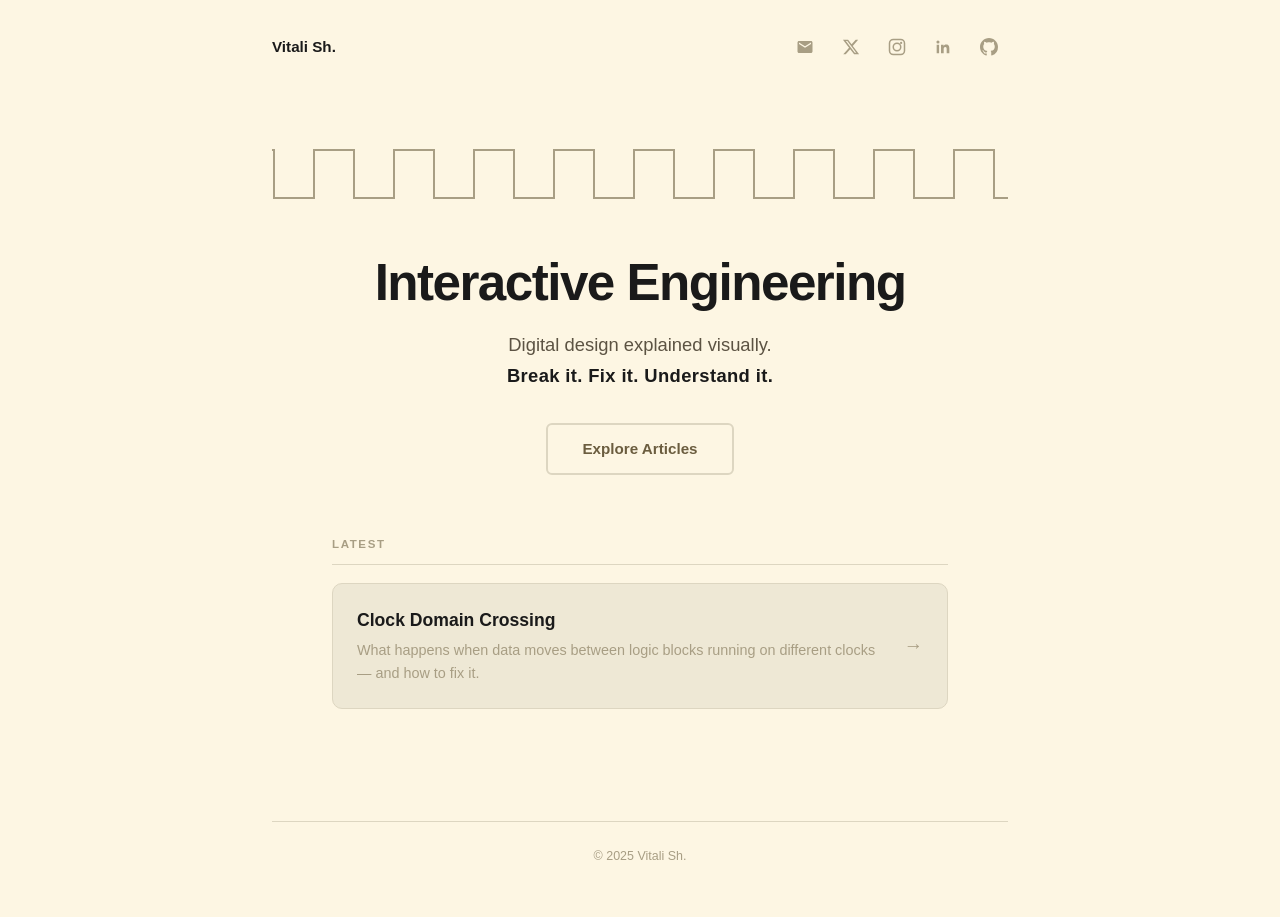
<file: index.html>
<!DOCTYPE html>
<html lang="en">
<head>
<meta charset="UTF-8">
<meta name="viewport" content="width=device-width, initial-scale=1.0">
<title>Interactive Engineering</title>
<meta name="description" content="Interactive articles on digital engineering topics. Explore concepts like clock domain crossing through visual demos you can control.">
<meta property="og:title" content="Interactive Engineering">
<meta property="og:description" content="Interactive articles on digital engineering topics. Explore concepts like clock domain crossing through visual demos you can control.">
<meta property="og:type" content="website">
<link rel="stylesheet" href="palette.css">
<style>
  *, *::before, *::after { margin:0; padding:0; box-sizing:border-box; }

  :root { /* colors → palette.css */ }

  body {
    background: var(--bg);
    color: var(--text);
    font-family: -apple-system, BlinkMacSystemFont, 'Segoe UI', Roboto, sans-serif;
    line-height: 1.65;
    min-height: 100vh;
  }

  .topbar {
    display: flex;
    justify-content: space-between;
    align-items: center;
    max-width: 800px;
    margin: 0 auto;
    padding: 28px 32px;
  }

  .author-name {
    font-size: 0.95rem;
    font-weight: 700;
    color: var(--heading);
    text-decoration: none;
  }
  .author-name:hover { color: var(--accent); }

  .social-icons { display: flex; gap: 8px; }

  .social-icons a {
    display: flex;
    align-items: center;
    justify-content: center;
    width: 38px; height: 38px;
    border-radius: 50%;
    color: var(--muted);
    text-decoration: none;
    transition: all 0.25s ease;
  }
  .social-icons a:hover {
    color: var(--accent-dark);
    background: var(--bg-mid);
  }
  .social-icons svg { width: 18px; height: 18px; fill: currentColor; }

  .hero {
    max-width: 800px;
    margin: 0 auto;
    padding: 40px 32px 60px;
    text-align: center;
  }

  .wave-container {
    width: 100%;
    height: 80px;
    margin-bottom: 40px;
  }
  .wave-container canvas { display: block; width: 100%; height: 100%; }

  .hero h1 {
    font-size: clamp(2rem, 5vw, 3.2rem);
    font-weight: 800;
    color: var(--heading);
    letter-spacing: -0.03em;
    line-height: 1.15;
    margin-bottom: 16px;
  }

  .hero .tagline {
    color: var(--text-muted);
    font-size: 1.15rem;
    font-weight: 400;
    max-width: 560px;
    margin: 0 auto 32px;
    line-height: 1.7;
  }

  .tagline-actions {
    font-weight: 700;
    color: var(--heading);
    letter-spacing: 0.02em;
  }

  .cta {
    display: inline-block;
    padding: 11px 34px;
    border: 2px solid var(--bg-dark);
    border-radius: 6px;
    color: var(--accent);
    font-weight: 600;
    font-size: 0.95rem;
    text-decoration: none;
    transition: all 0.25s ease;
  }
  .cta:hover {
    border-color: var(--accent);
    background: var(--accent);
    color: var(--bg);
  }

  .articles {
    max-width: 680px;
    margin: 0 auto;
    padding: 0 32px 40px;
  }

  .section-label {
    font-size: 0.72rem;
    font-weight: 700;
    text-transform: uppercase;
    letter-spacing: 0.14em;
    color: var(--muted);
    margin-bottom: 18px;
    padding-bottom: 10px;
    border-bottom: 1px solid var(--bg-dark);
  }

  .article-card {
    display: flex;
    justify-content: space-between;
    align-items: center;
    padding: 22px 24px;
    margin-bottom: 12px;
    background: var(--bg-mid);
    border: 1px solid var(--bg-dark);
    border-radius: 10px;
    text-decoration: none;
    color: var(--text);
    transition: all 0.25s ease;
  }
  .article-card:hover {
    border-color: var(--muted);
    transform: translateY(-2px);
    box-shadow: 0 4px 20px rgba(0,0,0,0.05);
  }

  .article-info h3 {
    font-size: 1.1rem;
    font-weight: 700;
    color: var(--heading);
    margin-bottom: 4px;
  }
  .article-info p { font-size: 0.9rem; color: var(--muted); }

  .article-arrow {
    font-size: 1.2rem;
    color: var(--muted);
    transition: transform 0.25s ease;
    flex-shrink: 0;
    margin-left: 16px;
  }
  .article-card:hover .article-arrow {
    transform: translateX(4px);
    color: var(--accent);
  }

  .footer {
    max-width: 800px;
    margin: 60px auto 0;
    padding: 0 32px 50px;
    text-align: center;
  }
  .footer-divider { height: 1px; background: var(--bg-dark); margin-bottom: 24px; }
  .footer p { font-size: 0.78rem; color: var(--muted); }

  @media (max-width: 600px) {
    .topbar { padding: 20px 18px; }
    .hero { padding: 24px 18px 48px; }
    .articles { padding: 0 18px 32px; }
    .wave-container { height: 60px; }
  }
</style>
</head>
<body>

<nav class="topbar">
  <a href="/" class="author-name">Vitali Sh.</a>
  <div class="social-icons">
    <a href="mailto:you@example.com" aria-label="Email">
      <svg viewBox="0 0 24 24"><path d="M20 4H4c-1.1 0-2 .9-2 2v12c0 1.1.9 2 2 2h16c1.1 0 2-.9 2-2V6c0-1.1-.9-2-2-2zm0 4l-8 5-8-5V6l8 5 8-5v2z"/></svg>
    </a>
    <a href="https://x.com/you" aria-label="X" target="_blank" rel="noopener">
      <svg viewBox="0 0 24 24"><path d="M18.244 2.25h3.308l-7.227 8.26 8.502 11.24H16.17l-5.214-6.817L4.99 21.75H1.68l7.73-8.835L1.254 2.25H8.08l4.713 6.231zm-1.161 17.52h1.833L7.084 4.126H5.117z"/></svg>
    </a>
    <a href="https://instagram.com/you" aria-label="Instagram" target="_blank" rel="noopener">
      <svg viewBox="0 0 24 24"><rect x="2" y="2" width="20" height="20" rx="5" ry="5" fill="none" stroke="currentColor" stroke-width="2"/><circle cx="12" cy="12" r="5" fill="none" stroke="currentColor" stroke-width="2"/><circle cx="17.5" cy="6.5" r="1.5"/></svg>
    </a>
    <a href="https://linkedin.com/in/you" aria-label="LinkedIn" target="_blank" rel="noopener">
      <svg viewBox="0 0 24 24"><path d="M20.447 20.452h-3.554v-5.569c0-1.328-.027-3.037-1.852-3.037-1.853 0-2.136 1.445-2.136 2.939v5.667H9.351V9h3.414v1.561h.046c.477-.9 1.637-1.85 3.37-1.85 3.601 0 4.267 2.37 4.267 5.455v6.286zM5.337 7.433a2.062 2.062 0 1 1 0-4.123 2.062 2.062 0 0 1 0 4.123zM6.8 20.452H3.56V9H6.8v11.452z"/></svg>
    </a>
    <a href="https://github.com/you" aria-label="GitHub" target="_blank" rel="noopener">
      <svg viewBox="0 0 24 24"><path d="M12 0C5.37 0 0 5.37 0 12c0 5.31 3.435 9.795 8.205 11.385.6.105.825-.255.825-.57 0-.285-.015-1.23-.015-2.235-3.015.555-3.795-.735-4.035-1.41-.135-.345-.72-1.41-1.23-1.695-.42-.225-1.02-.78-.015-.795.945-.015 1.62.87 1.845 1.23 1.08 1.815 2.805 1.305 3.495.99.105-.78.42-1.305.765-1.605-2.67-.3-5.46-1.335-5.46-5.925 0-1.305.465-2.385 1.23-3.225-.12-.3-.54-1.53.12-3.18 0 0 1.005-.315 3.3 1.23.96-.27 1.98-.405 3-.405s2.04.135 3 .405c2.295-1.56 3.3-1.23 3.3-1.23.66 1.65.24 2.88.12 3.18.765.84 1.23 1.905 1.23 3.225 0 4.605-2.805 5.625-5.475 5.925.435.375.81 1.095.81 2.22 0 1.605-.015 2.895-.015 3.3 0 .315.225.69.825.57A12.02 12.02 0 0 0 24 12c0-6.63-5.37-12-12-12z"/></svg>
    </a>
  </div>
</nav>

<section class="hero">
  <div class="wave-container">
    <canvas id="waveCanvas"></canvas>
  </div>
  <h1>Interactive Engineering</h1>
  <p class="tagline">
    Digital design explained visually.<br>
    <span class="tagline-actions">Break it. Fix it. Understand it.</span>
  </p>
  <a href="#articles" class="cta">Explore Articles</a>
</section>

<section class="articles" id="articles">
  <div class="section-label">Latest</div>

  <a href="posts/cdc/index.html" class="article-card">
    <div class="article-info">
      <h3>Clock Domain Crossing</h3>
      <p>What happens when data moves between logic blocks running on different clocks — and how to fix it.</p>
    </div>
    <span class="article-arrow">&#x2192;</span>
  </a>
</section>

<footer class="footer">
  <div class="footer-divider"></div>
  <p>&copy; 2025 Vitali Sh.</p>
</footer>

<script>
// Animated clock waveform
const canvas = document.getElementById('waveCanvas');
const ctx = canvas.getContext('2d');

function resize() {
  canvas.width = canvas.offsetWidth * window.devicePixelRatio;
  canvas.height = canvas.offsetHeight * window.devicePixelRatio;
  ctx.scale(window.devicePixelRatio, window.devicePixelRatio);
}
resize();
window.addEventListener('resize', resize);

let offset = 0;
const color = getComputedStyle(document.documentElement).getPropertyValue('--muted').trim() || '#A89E84';

function draw() {
  const w = canvas.offsetWidth;
  const h = canvas.offsetHeight;
  ctx.clearRect(0, 0, w, h);

  const period = 80;
  const amplitude = h * 0.3;
  const midY = h / 2;
  const high = midY - amplitude;
  const low = midY + amplitude;

  ctx.beginPath();
  ctx.strokeStyle = color;
  ctx.lineWidth = 2;

  let x = -period + (offset % period);
  let isHigh = true;

  ctx.moveTo(x, isHigh ? high : low);

  while (x < w + period) {
    const nextX = x + period / 2;
    ctx.lineTo(nextX, isHigh ? high : low);
    isHigh = !isHigh;
    ctx.lineTo(nextX, isHigh ? high : low);
    x = nextX;
  }

  ctx.stroke();
  offset += 0.6;
  requestAnimationFrame(draw);
}

draw();
</script>

</body>
</html>
</file>
<file: palette.css>
/* palette.css — single source of all color tokens
   Edit here to retheme the entire site. */
:root {
  /* Article / blog surfaces */
  --bg:         #FDF6E3;
  --bg-surface: #EEE8D5;
  --bg-mid:     #EEE8D5;  /* alias used by root index.html */
  --bg-dark:    #DDD6C1;  /* alias used by root index.html */
  --border:     #DDD6C1;

  /* Article text */
  --text:         #2c2c2c;
  --text-muted:   #5c5343;
  --text-heading: #1a1a1a;
  --heading:      #1a1a1a;  /* alias used by root index.html */
  --muted:        #A89E84;  /* mid-tone / icon tint / demo frame bg */

  /* Article accent */
  --accent:       #6b5d3f;
  --accent-dark:  #4a3f2b;

  /* Demo iframe frame */
  --demo-frame-bg: #A89E84;

  /* Demo controls — dark panel theme */
  --demo-bg:         #d1bb90;
  --demo-surface:    #6B5D4F;
  --demo-border:     #333;
  --demo-accent:     #e9622d;
  --demo-btn:        #325c2e;
  --demo-text:       #F2C94C;
  --demo-text-muted: #e04a0e;
  --demo-on-btn:     #fff;
  --edit-hint:       #e04a0e;  /* "Click to edit" hint text */

  /* Shared state colors */
  --ok:    #4D854F;
  --error: #d32f2f;
}
</file>
